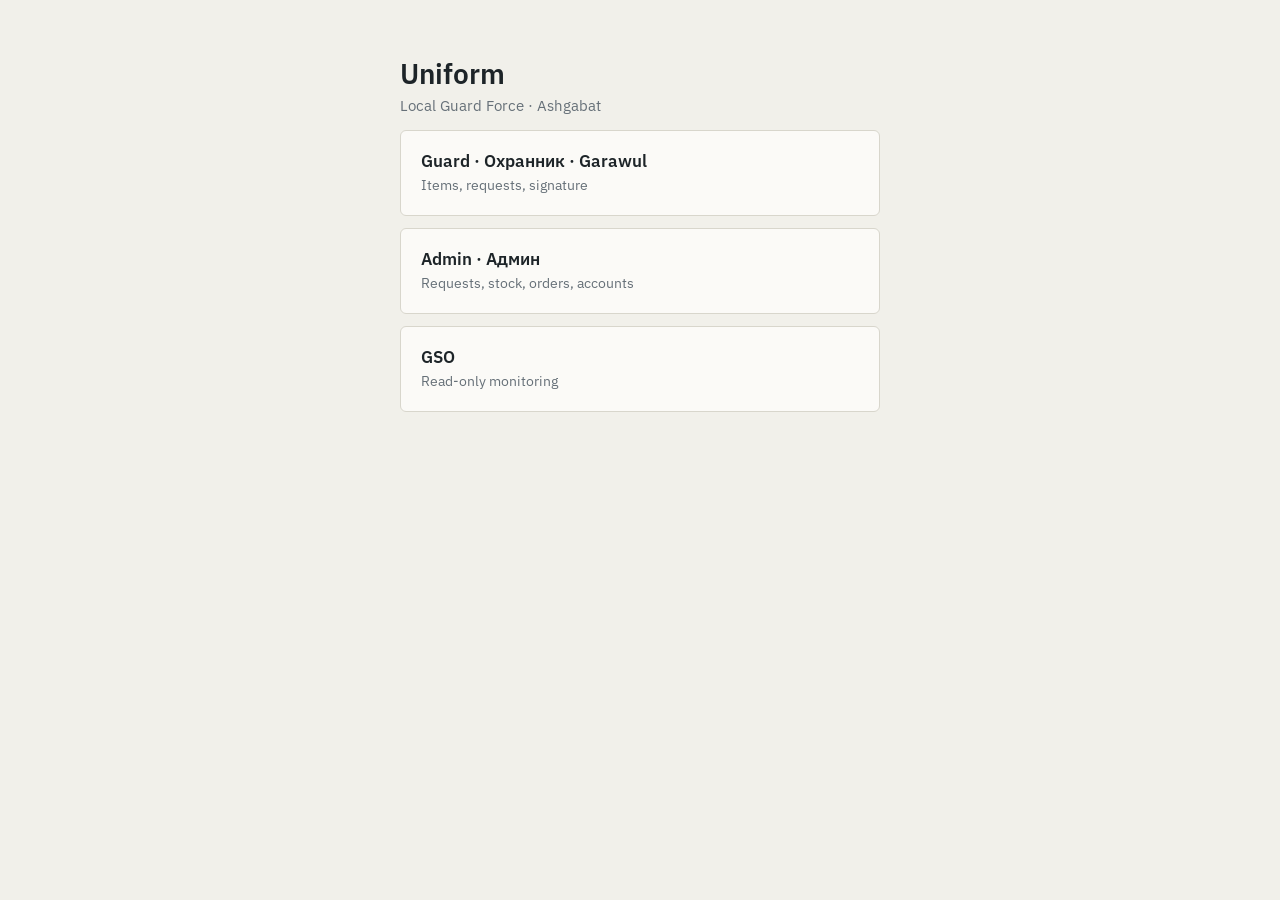
<file: index.html>
<!doctype html>
<html lang="en">
<head>
  <meta charset="utf-8">
  <meta name="viewport" content="width=device-width, initial-scale=1">
  <meta name="robots" content="noindex">
  <title>Uniform</title>
  <link rel="stylesheet" href="shared/fonts.css">
  <link rel="stylesheet" href="shared/style.css">
  <style>
    .home { max-width: 520px; margin: 0 auto; padding: 56px 20px; }
    .home h1 { font-size: 28px; margin-bottom: 4px; }
    .home a.card { display: block; padding: 18px 20px; margin-top: 12px; background: var(--card); border: 1px solid var(--rule); border-radius: var(--radius); color: inherit; text-decoration: none; }
    .home a.card:hover, .home a.card:focus-visible { border-color: var(--primary); }
    .home a.card b { display: block; font-size: 17px; }
    .home a.card span { color: var(--muted); font-size: 14px; }
  </style>
</head>
<body>
  <main class="home">
    <h1>Uniform</h1>
    <p class="muted">Local Guard Force · Ashgabat</p>
    <a class="card" href="guard/"><b>Guard · Охранник · Garawul</b><span>Items, requests, signature</span></a>
    <a class="card" href="admin/"><b>Admin · Админ</b><span>Requests, stock, orders, accounts</span></a>
    <a class="card" href="gso/"><b>GSO</b><span>Read-only monitoring</span></a>
  </main>
</body>
</html>
</file>
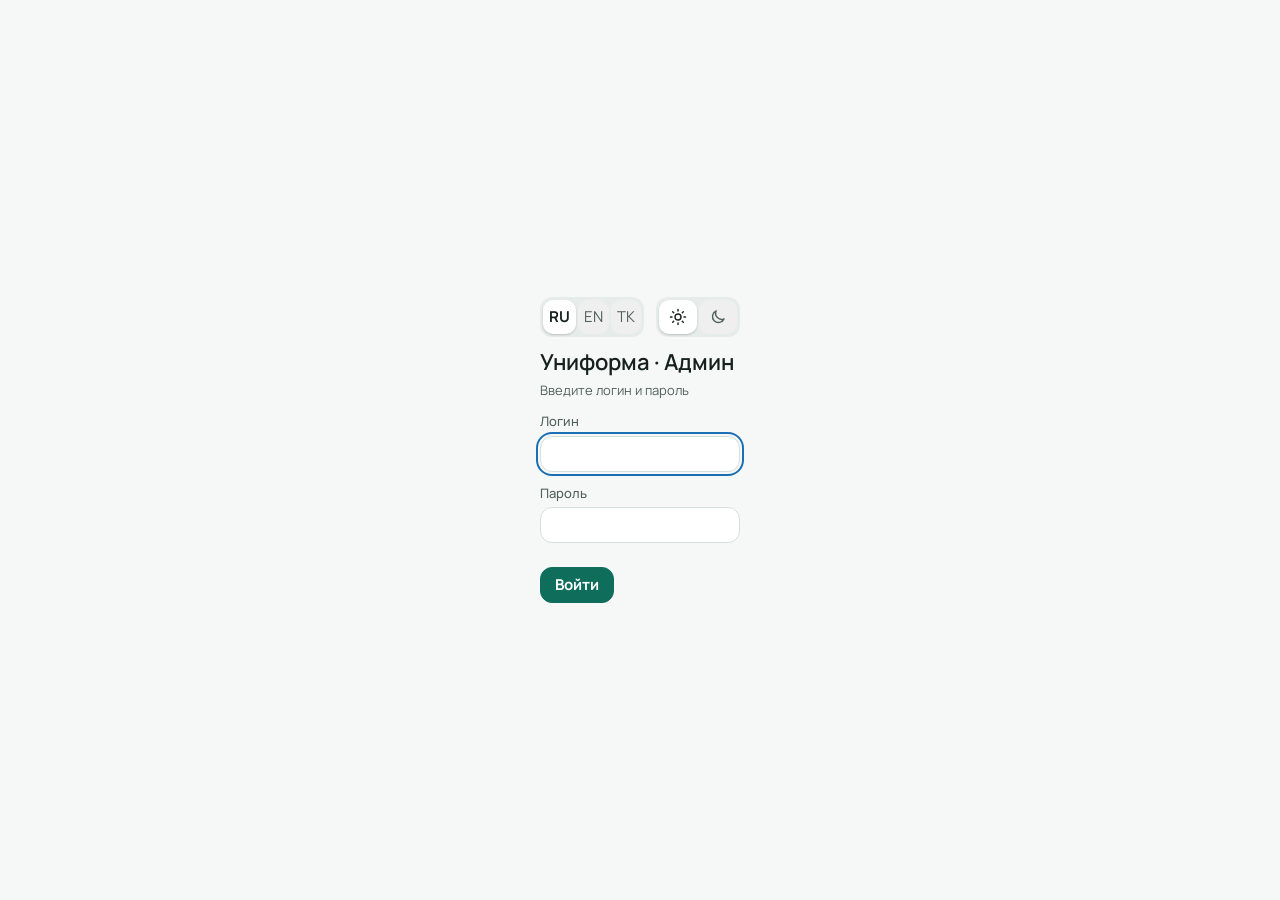
<file: admin/index.html>
<!doctype html>
<html lang="ru">
<head>
  <meta charset="utf-8">
  <meta name="viewport" content="width=device-width, initial-scale=1">
  <meta name="robots" content="noindex">
  <title>Uniform · Admin</title>
  <script>try{var v=localStorage.getItem("uniform.theme");if(v==="light"||v==="dark")document.documentElement.setAttribute("data-theme",v)}catch(e){}</script>
  <link rel="stylesheet" href="../shared/fonts.css">
  <link rel="stylesheet" href="../shared/fonts-manrope.css">
  <link rel="stylesheet" href="../shared/style.css">
  <link rel="stylesheet" href="../shared/skin.css">
</head>
<body>
  <div id="app"></div>
  <noscript>JavaScript is required.</noscript>
  <script src="../shared/vendor/supabase.js"></script>
  <script type="module" src="./app.js"></script>
</body>
</html>
</file>
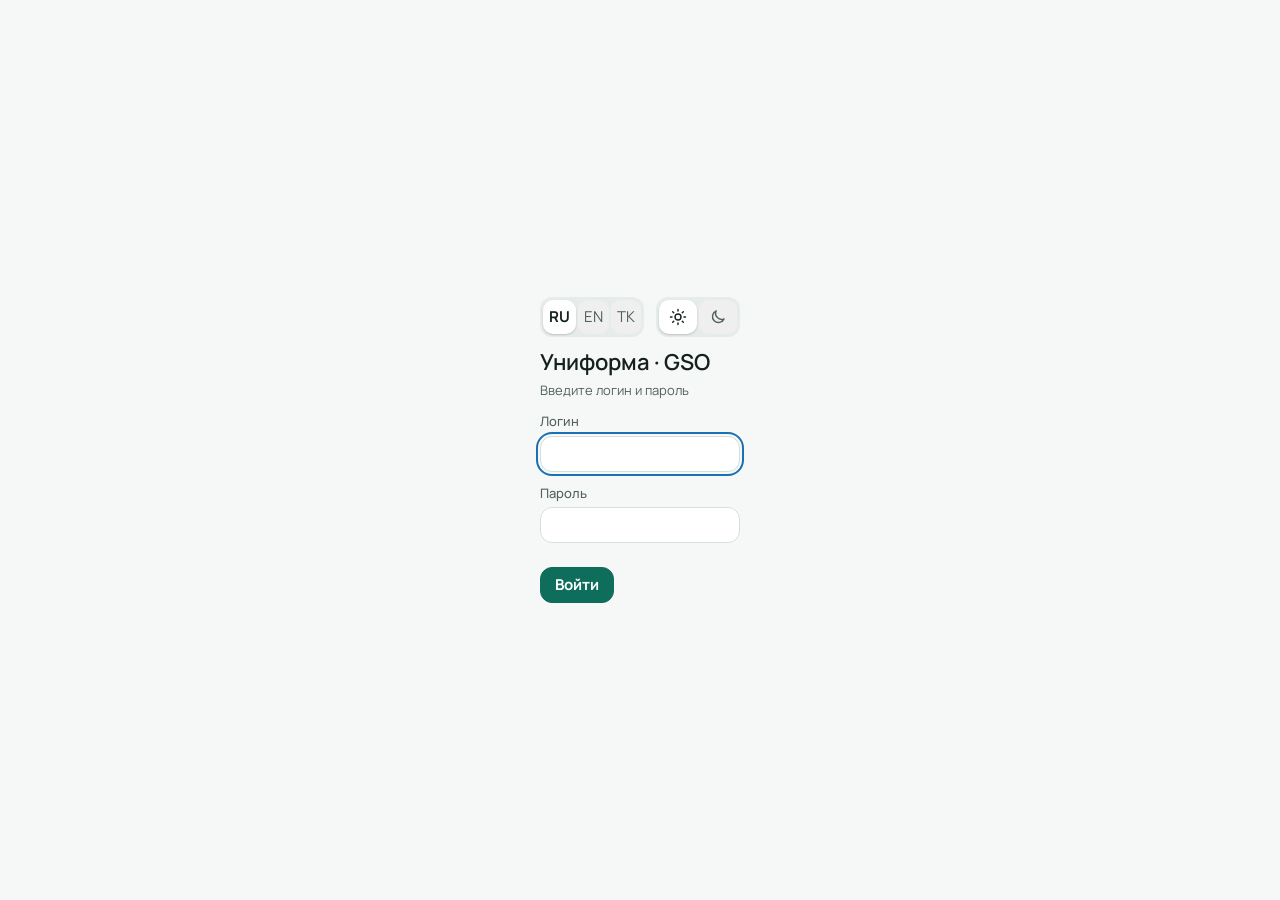
<file: gso/index.html>
<!doctype html>
<html lang="ru">
<head>
  <meta charset="utf-8">
  <meta name="viewport" content="width=device-width, initial-scale=1, viewport-fit=cover">
  <meta name="robots" content="noindex">
  <title>Uniform · GSO</title>
  <script>try{var v=localStorage.getItem("uniform.theme");if(v==="light"||v==="dark")document.documentElement.setAttribute("data-theme",v)}catch(e){}</script>
  <link rel="stylesheet" href="../shared/fonts.css">
  <link rel="stylesheet" href="../shared/fonts-manrope.css">
  <link rel="stylesheet" href="../shared/style.css">
  <link rel="stylesheet" href="../shared/skin.css">
</head>
<body>
  <div id="app"></div>
  <noscript>JavaScript is required.</noscript>
  <script src="../shared/vendor/supabase.js"></script>
  <script type="module" src="./app.js"></script>
</body>
</html>
</file>
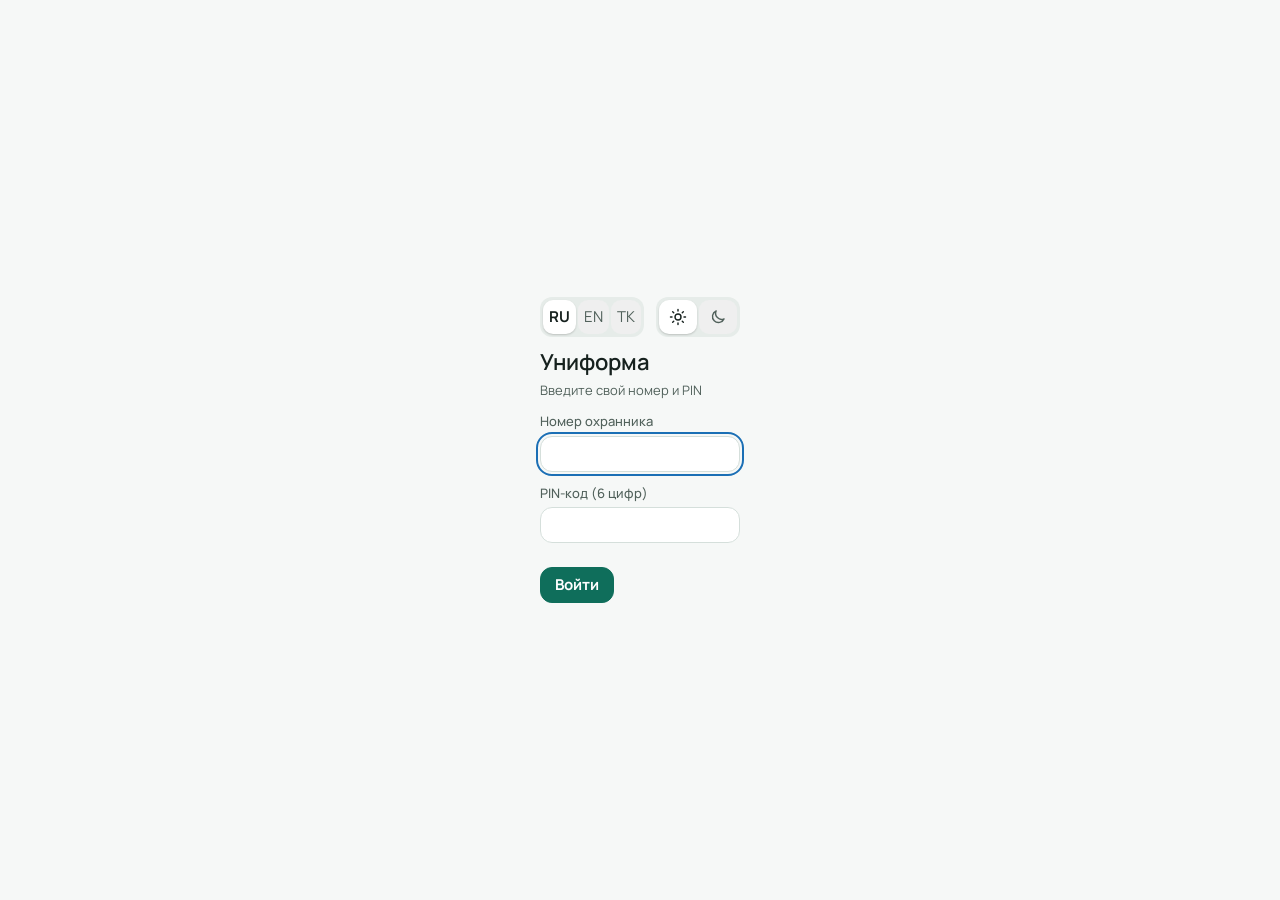
<file: guard/index.html>
<!doctype html>
<html lang="ru">
<head>
  <meta charset="utf-8">
  <meta name="viewport" content="width=device-width, initial-scale=1, viewport-fit=cover">
  <meta name="robots" content="noindex">
  <meta name="theme-color" content="#f6f8f7">
  <title>Uniform</title>
  <link rel="manifest" href="manifest.webmanifest">
  <link rel="icon" href="icon.svg" type="image/svg+xml">
  <link rel="apple-touch-icon" href="icon.svg">
  <script>try{var v=localStorage.getItem("uniform.theme");if(v==="light"||v==="dark")document.documentElement.setAttribute("data-theme",v)}catch(e){}</script>
  <link rel="stylesheet" href="../shared/fonts.css">
  <link rel="stylesheet" href="../shared/fonts-manrope.css">
  <link rel="stylesheet" href="../shared/style.css">
  <link rel="stylesheet" href="../shared/skin.css">
  <link rel="stylesheet" href="guard.css">
</head>
<body>
  <div id="app"></div>
  <noscript>JavaScript is required.</noscript>
  <script src="../shared/vendor/supabase.js"></script>
  <script type="module" src="./app.js"></script>
</body>
</html>
</file>
<file: shared/fonts.css>
/* Local fonts: IBM Plex Sans (text) and IBM Plex Sans Condensed (numerals). Subsets cover Latin, Turkmen letters and Cyrillic. */
@font-face { font-family:'IBM Plex Sans'; font-style:normal; font-weight:400; font-display:swap; src:url(fonts/ibm-plex-sans-latin-400-normal.woff2) format('woff2'); unicode-range:U+0000-00FF,U+0131,U+0152-0153,U+02BB-02BC,U+02C6,U+02DA,U+02DC,U+0304,U+0308,U+0329,U+2000-206F,U+20AC,U+2122,U+2191,U+2193,U+2212,U+2215,U+FEFF,U+FFFD; }
@font-face { font-family:'IBM Plex Sans'; font-style:normal; font-weight:500; font-display:swap; src:url(fonts/ibm-plex-sans-latin-500-normal.woff2) format('woff2'); unicode-range:U+0000-00FF,U+0131,U+0152-0153,U+02BB-02BC,U+02C6,U+02DA,U+02DC,U+0304,U+0308,U+0329,U+2000-206F,U+20AC,U+2122,U+2191,U+2193,U+2212,U+2215,U+FEFF,U+FFFD; }
@font-face { font-family:'IBM Plex Sans'; font-style:normal; font-weight:600; font-display:swap; src:url(fonts/ibm-plex-sans-latin-600-normal.woff2) format('woff2'); unicode-range:U+0000-00FF,U+0131,U+0152-0153,U+02BB-02BC,U+02C6,U+02DA,U+02DC,U+0304,U+0308,U+0329,U+2000-206F,U+20AC,U+2122,U+2191,U+2193,U+2212,U+2215,U+FEFF,U+FFFD; }
@font-face { font-family:'IBM Plex Sans'; font-style:normal; font-weight:400; font-display:swap; src:url(fonts/ibm-plex-sans-latin-ext-400-normal.woff2) format('woff2'); unicode-range:U+0100-02BA,U+02BD-02C5,U+02C7-02CC,U+02CE-02D7,U+02DD-02FF,U+0304,U+0308,U+0329,U+1D00-1DBF,U+1E00-1E9F,U+1EF2-1EFF,U+2020,U+20A0-20AB,U+20AD-20C0,U+2113,U+2C60-2C7F,U+A720-A7FF; }
@font-face { font-family:'IBM Plex Sans'; font-style:normal; font-weight:500; font-display:swap; src:url(fonts/ibm-plex-sans-latin-ext-500-normal.woff2) format('woff2'); unicode-range:U+0100-02BA,U+02BD-02C5,U+02C7-02CC,U+02CE-02D7,U+02DD-02FF,U+0304,U+0308,U+0329,U+1D00-1DBF,U+1E00-1E9F,U+1EF2-1EFF,U+2020,U+20A0-20AB,U+20AD-20C0,U+2113,U+2C60-2C7F,U+A720-A7FF; }
@font-face { font-family:'IBM Plex Sans'; font-style:normal; font-weight:600; font-display:swap; src:url(fonts/ibm-plex-sans-latin-ext-600-normal.woff2) format('woff2'); unicode-range:U+0100-02BA,U+02BD-02C5,U+02C7-02CC,U+02CE-02D7,U+02DD-02FF,U+0304,U+0308,U+0329,U+1D00-1DBF,U+1E00-1E9F,U+1EF2-1EFF,U+2020,U+20A0-20AB,U+20AD-20C0,U+2113,U+2C60-2C7F,U+A720-A7FF; }
@font-face { font-family:'IBM Plex Sans'; font-style:normal; font-weight:400; font-display:swap; src:url(fonts/ibm-plex-sans-cyrillic-400-normal.woff2) format('woff2'); unicode-range:U+0301,U+0400-045F,U+0490-0491,U+04B0-04B1,U+2116; }
@font-face { font-family:'IBM Plex Sans'; font-style:normal; font-weight:500; font-display:swap; src:url(fonts/ibm-plex-sans-cyrillic-500-normal.woff2) format('woff2'); unicode-range:U+0301,U+0400-045F,U+0490-0491,U+04B0-04B1,U+2116; }
@font-face { font-family:'IBM Plex Sans'; font-style:normal; font-weight:600; font-display:swap; src:url(fonts/ibm-plex-sans-cyrillic-600-normal.woff2) format('woff2'); unicode-range:U+0301,U+0400-045F,U+0490-0491,U+04B0-04B1,U+2116; }
@font-face { font-family:'IBM Plex Sans'; font-style:normal; font-weight:400; font-display:swap; src:url(fonts/ibm-plex-sans-cyrillic-ext-400-normal.woff2) format('woff2'); unicode-range:U+0460-052F,U+1C80-1C8A,U+20B4,U+2DE0-2DFF,U+A640-A69F,U+FE2E-FE2F; }
@font-face { font-family:'IBM Plex Sans'; font-style:normal; font-weight:500; font-display:swap; src:url(fonts/ibm-plex-sans-cyrillic-ext-500-normal.woff2) format('woff2'); unicode-range:U+0460-052F,U+1C80-1C8A,U+20B4,U+2DE0-2DFF,U+A640-A69F,U+FE2E-FE2F; }
@font-face { font-family:'IBM Plex Sans'; font-style:normal; font-weight:600; font-display:swap; src:url(fonts/ibm-plex-sans-cyrillic-ext-600-normal.woff2) format('woff2'); unicode-range:U+0460-052F,U+1C80-1C8A,U+20B4,U+2DE0-2DFF,U+A640-A69F,U+FE2E-FE2F; }
@font-face { font-family:'IBM Plex Sans Condensed'; font-style:normal; font-weight:600; font-display:swap; src:url(fonts/ibm-plex-sans-condensed-latin-600-normal.woff2) format('woff2'); unicode-range:U+0000-00FF,U+0131,U+0152-0153,U+02BB-02BC,U+02C6,U+02DA,U+02DC,U+0304,U+0308,U+0329,U+2000-206F,U+20AC,U+2122,U+2191,U+2193,U+2212,U+2215,U+FEFF,U+FFFD; }
@font-face { font-family:'IBM Plex Sans Condensed'; font-style:normal; font-weight:600; font-display:swap; src:url(fonts/ibm-plex-sans-condensed-latin-ext-600-normal.woff2) format('woff2'); unicode-range:U+0100-02BA,U+02BD-02C5,U+02C7-02CC,U+02CE-02D7,U+02DD-02FF,U+0304,U+0308,U+0329,U+1D00-1DBF,U+1E00-1E9F,U+1EF2-1EFF,U+2020,U+20A0-20AB,U+20AD-20C0,U+2113,U+2C60-2C7F,U+A720-A7FF; }
</file>
<file: shared/style.css>
@import url('fonts.css');

:root {
  --paper: #f1f0ea;
  --card: #fbfaf7;
  --ink: #1d2428;
  --muted: #667078;
  --rule: #d8d6cc;
  --rule-soft: #e6e4db;
  --primary: #2b4a5e;
  --primary-ink: #ffffff;
  --primary-soft: #dfe7ec;
  --focus: #1b6fb5;

  --green: #3e8e5e;
  --yellow: #d9a826;
  --rust: #b4532a;
  --red: #b42318;
  --green-soft: #e1f0e6;
  --yellow-soft: #f8edc9;
  --rust-soft: #f4e0d5;
  --red-soft: #f6dcd9;

  --radius: 6px;
  --font: 'IBM Plex Sans', system-ui, -apple-system, 'Segoe UI', Roboto, 'Helvetica Neue', Arial, sans-serif;
  --font-num: 'IBM Plex Sans Condensed', 'IBM Plex Sans', system-ui, sans-serif;
  color-scheme: light dark;
}
@media (prefers-color-scheme: dark) {
  :root {
    --paper: #14191c;
    --card: #1b2125;
    --ink: #e8e6df;
    --muted: #97a1a8;
    --rule: #323b40;
    --rule-soft: #272f33;
    --primary: #7fa6bf;
    --primary-ink: #10171b;
    --primary-soft: #23333d;
    --focus: #6cb2ee;
    --green: #5bb27a;
    --yellow: #e2b640;
    --rust: #d2764a;
    --red: #e06a5f;
    --green-soft: #1d3326;
    --yellow-soft: #392f12;
    --rust-soft: #3a261b;
    --red-soft: #3c1f1c;
  }
}

* { box-sizing: border-box; }
html { -webkit-text-size-adjust: 100%; }
body {
  margin: 0; background: var(--paper); color: var(--ink);
  font: 400 15px/1.5 var(--font);
}
h1, h2, h3 { font-weight: 600; line-height: 1.25; margin: 0; }
h1 { font-size: 22px; }
h2 { font-size: 17px; }
h3 { font-size: 15px; }
p { margin: 0; }
a { color: var(--primary); }
button, input, select, textarea { font: inherit; color: inherit; }
:focus-visible { outline: 2px solid var(--focus); outline-offset: 2px; }
.num { font-family: var(--font-num); font-weight: 600; font-variant-numeric: tabular-nums; letter-spacing: 0.01em; }
.muted { color: var(--muted); }
.small { font-size: 13px; }
.right { text-align: right; }
.nowrap { white-space: nowrap; }
.hidden { display: none !important; }
.stack > * + * { margin-top: 12px; }
.row { display: flex; gap: 12px; align-items: center; flex-wrap: wrap; }
.spread { display: flex; gap: 12px; align-items: center; justify-content: space-between; flex-wrap: wrap; }
.grow { flex: 1 1 0; min-width: 0; }

/* ---------- shell ---------- */
.topbar {
  position: sticky; top: 0; z-index: 20;
  display: flex; align-items: center; gap: 16px;
  padding: 10px 20px; background: var(--primary); color: var(--primary-ink);
}
.topbar .brand { font-weight: 600; font-size: 16px; margin-right: auto; }
.topbar .who { font-size: 13px; opacity: .9; }
.topbar button {
  background: transparent; color: inherit; border: 1px solid color-mix(in srgb, currentColor 40%, transparent);
  border-radius: var(--radius); padding: 4px 10px; cursor: pointer; font-size: 13px;
}
.topbar button:hover { background: color-mix(in srgb, currentColor 14%, transparent); }
.langs { display: flex; gap: 4px; }
.langs button[aria-pressed="true"] { background: var(--primary-ink); color: var(--primary); border-color: var(--primary-ink); }

/* ---- layout grid: 8px rhythm. Desktop = fixed sidebar + centred content column; phone = bottom bar ---- */
:root { --u: 8px; --topbar-h: 49px; --nav-w: 232px; }
.shell { display: grid; grid-template-columns: var(--nav-w) minmax(0, 1fr); min-height: calc(100vh - var(--topbar-h)); align-items: start; }
.nav {
  position: sticky; top: var(--topbar-h); height: calc(100vh - var(--topbar-h)); overflow-y: auto;
  padding: 16px 12px; border-right: 1px solid var(--rule); background: var(--card);
  display: flex; flex-direction: column; gap: 2px;
}
.nav a {
  display: flex; align-items: center; gap: 12px; min-height: 40px;
  padding: 0 12px; border-radius: var(--radius); color: var(--ink); text-decoration: none;
}
.nav a > .lbl { flex: 1 1 auto; min-width: 0; }
.nav a:hover { background: var(--primary-soft); }
.nav a[aria-current="page"] { background: var(--primary); color: var(--primary-ink); font-weight: 500; }
.nav .ico { width: 20px; height: 20px; flex: none; display: inline-flex; }
.nav .ico svg { width: 20px; height: 20px; fill: none; stroke: currentColor; stroke-width: 1.7; stroke-linecap: round; stroke-linejoin: round; }
.nav .sep { height: 1px; background: var(--rule); margin: 10px 12px; }
.nav .more-btn, .nav .sheet { display: none; }
.badge {
  min-width: 22px; padding: 0 6px; border-radius: 11px; text-align: center; font-size: 12px; line-height: 20px;
  background: var(--rust); color: #fff; font-family: var(--font-num); font-weight: 600;
}
.main { padding: 32px 40px 72px; max-width: 1240px; width: 100%; margin: 0 auto; }
.page-head { display: flex; justify-content: space-between; align-items: flex-end; gap: 16px; flex-wrap: wrap; margin-bottom: 24px; }
.page-head h1 { font-size: 24px; }
.page-head .sub { color: var(--muted); font-size: 14px; margin-top: 4px; }
.stack-lg > * + * { margin-top: 24px; }
/* every block of a page is a panel on the same grid: 24px inside, 24px between */
.section { margin-top: 24px; padding: 20px 24px 24px; background: var(--card); border: 1px solid var(--rule); border-radius: 10px; }
.section > .head { display: flex; justify-content: space-between; align-items: center; gap: 12px; margin-bottom: 16px; flex-wrap: wrap; }
.section > .head h2 { font-size: 16px; }
.section .section { margin-top: 16px; padding: 0; border: 0; background: none; border-radius: 0; }
.banner + .banner, .banner + .section, .section + .banner { margin-top: 12px; }

@media (max-width: 719px) {
  :root { --topbar-h: 53px; }
  body { font-size: 16px; }
  .topbar { padding: 8px 16px; gap: 8px; }
  .topbar .brand { min-width: 0; overflow: hidden; text-overflow: ellipsis; white-space: nowrap; font-size: 15px; }
  .langs { gap: 3px; flex: none; }
  .topbar button { padding: 4px 9px; }
  .topbar .who { display: none; }
  .topbar button { min-height: 36px; padding: 4px 12px; }
  .shell { display: block; }
  .main { padding: 16px 16px calc(96px + env(safe-area-inset-bottom)); }
  .page-head { margin-bottom: 16px; }
  .page-head h1 { font-size: 22px; }
  .section { margin-top: 16px; padding: 16px; border-radius: 12px; }
  /* bottom bar: equal columns, 4 main places + "more" */
  .nav {
    position: fixed; left: 0; right: 0; bottom: 0; top: auto; height: auto; z-index: 30;
    display: grid; grid-auto-flow: column; grid-auto-columns: minmax(0, 1fr); gap: 0;
    padding: 0 0 env(safe-area-inset-bottom); border-right: 0; border-top: 1px solid var(--rule); overflow: visible;
  }
  .nav a, .nav .more-btn {
    display: flex; flex-direction: column; align-items: center; justify-content: center; gap: 3px;
    min-height: 60px; padding: 8px 0 7px; border-radius: 0; font-size: 10.5px; letter-spacing: -0.01em; line-height: 1.15; text-align: center;
    color: var(--muted); position: relative; background: none; border: 0; cursor: pointer;
  }
  .nav a > .lbl, .nav .more-btn > .lbl { flex: none; max-width: 100%; overflow: hidden; text-overflow: ellipsis; white-space: nowrap; }
  .nav a:hover { background: none; }
  .nav a[aria-current="page"], .nav .more-btn[aria-current="page"] { background: none; color: var(--primary); font-weight: 600; box-shadow: inset 0 3px 0 var(--primary); }
  .nav a.sec, .nav .sep { display: none; }
  .nav .more-btn { display: flex; }
  .nav .badge { position: absolute; top: 4px; left: 50%; margin-left: 8px; line-height: 18px; min-width: 18px; font-size: 11px; }
  .nav .sheet {
    position: absolute; left: 12px; right: 12px; bottom: calc(100% + 8px); padding: 8px;
    display: none; grid-template-columns: 1fr 1fr; gap: 4px; background: var(--card);
    border: 1px solid var(--ink); border-radius: 12px; box-shadow: 0 8px 28px rgb(0 0 0 / .25);
  }
  .nav[data-open] .sheet { display: grid; }
  .nav .sheet a { flex-direction: row; justify-content: flex-start; gap: 10px; min-height: 52px; padding: 0 12px; font-size: 14.5px; color: var(--ink); border-radius: 8px; }
  .nav .sheet a.sec { display: flex; }
  .nav .sheet a[aria-current="page"] { background: var(--primary-soft); box-shadow: none; color: var(--primary); }
  .nav .sheet a > .lbl { overflow: visible; white-space: normal; text-align: left; }
}

/* ---------- controls ---------- */
.btn {
  display: inline-flex; align-items: center; justify-content: center; gap: 6px;
  padding: 7px 14px; border-radius: var(--radius); border: 1px solid var(--rule); background: var(--card);
  cursor: pointer; font-weight: 500; line-height: 1.3; min-height: 36px;
}
.btn:hover { border-color: var(--muted); }
.btn.primary { background: var(--primary); color: var(--primary-ink); border-color: var(--primary); }
.btn.primary:hover { filter: brightness(1.08); }
.btn.danger { color: var(--red); border-color: color-mix(in srgb, var(--red) 55%, var(--rule)); }
.btn.danger.solid { background: var(--red); color: #fff; border-color: var(--red); }
.btn.ghost { background: transparent; border-color: transparent; color: var(--primary); }
.btn.ghost:hover { background: var(--primary-soft); }
.btn.sm { padding: 3px 10px; min-height: 28px; font-size: 13px; }
.btn[disabled] { opacity: .5; cursor: not-allowed; filter: none; }

label.field { display: flex; flex-direction: column; gap: 4px; font-size: 13px; color: var(--muted); }
label.field > span:first-child { font-weight: 500; }
input[type=text], input[type=password], input[type=number], input[type=date], input[type=datetime-local], input[type=search], input[type=email], select, textarea {
  width: 100%; padding: 7px 10px; border: 1px solid var(--rule); border-radius: var(--radius);
  background: var(--card); color: var(--ink); min-height: 36px;
}
textarea { min-height: 80px; resize: vertical; }
input[type=checkbox] { width: 18px; height: 18px; accent-color: var(--primary); }
select { appearance: auto; }
.inline-check { display: flex; align-items: center; gap: 8px; color: var(--ink); font-size: 14px; }
.grid2 { display: grid; grid-template-columns: 1fr 1fr; gap: 12px; }
.grid3 { display: grid; grid-template-columns: repeat(3, 1fr); gap: 12px; }
@media (max-width: 640px) { .grid2, .grid3 { grid-template-columns: 1fr; } }
.error-text { color: var(--red); font-size: 13px; }

.tabs { display: flex; gap: 2px; border-bottom: 1px solid var(--rule); margin-bottom: 16px; overflow-x: auto; }
.tabs button {
  background: none; border: 0; padding: 8px 14px; cursor: pointer; color: var(--muted);
  border-bottom: 2px solid transparent; margin-bottom: -1px; white-space: nowrap; font-weight: 500;
}
.tabs button[aria-selected="true"] { color: var(--ink); border-bottom-color: var(--primary); }

/* ---------- ledger tables ---------- */
.scroll { overflow-x: auto; }
table.ledger { width: 100%; border-collapse: collapse; }
.ledger th {
  text-align: left; font-weight: 500; font-size: 13px; color: var(--muted);
  padding: 8px 16px 8px 0; border-bottom: 1px solid var(--ink); white-space: nowrap;
}
.ledger td { padding: 12px 16px 12px 0; border-bottom: 1px solid var(--rule-soft); vertical-align: top; }
.ledger th:last-child, .ledger td:last-child { padding-right: 0; }
.ledger td > .v { display: contents; }
.ph-only { display: none; }
.ledger tr.click { cursor: pointer; }
.ledger tr.click:hover td { background: color-mix(in srgb, var(--primary-soft) 55%, transparent); }
.ledger td.r, .ledger th.r { text-align: right; padding-right: 0; }
.ledger tr.sub td { color: var(--muted); font-size: 13px; padding-top: 4px; padding-bottom: 4px; }
.ledger tr.total td { border-top: 1px solid var(--ink); border-bottom: 0; font-weight: 600; }

/* ---------- chips, banners ---------- */
.chip {
  display: inline-block; padding: 1px 8px; border-radius: 10px; font-size: 12px; font-weight: 500; line-height: 20px;
  background: var(--rule-soft); color: var(--ink); white-space: nowrap;
}
.chip.ok { background: var(--green-soft); color: var(--green); }
.chip.warn { background: var(--yellow-soft); color: color-mix(in srgb, var(--yellow) 70%, var(--ink)); }
.chip.rust { background: var(--rust-soft); color: var(--rust); }
.chip.bad { background: var(--red-soft); color: var(--red); }
.chip.info { background: var(--primary-soft); color: var(--primary); }

.banner { padding: 10px 14px; border-radius: var(--radius); border-left: 4px solid var(--primary); background: var(--primary-soft); }
.banner.warn { border-left-color: var(--yellow); background: var(--yellow-soft); }
.banner.rust { border-left-color: var(--rust); background: var(--rust-soft); }
.banner.bad { border-left-color: var(--red); background: var(--red-soft); }
.empty { padding: 28px 8px; color: var(--muted); text-align: center; }

/* ---------- guard tag (hang tag with the budget bar) ---------- */
.tag {
  position: relative; display: inline-flex; flex-direction: column; gap: 2px; text-align: left;
  min-width: 132px; padding: 14px 14px 10px 36px; border: 1px solid var(--ink); border-radius: 8px;
  background: var(--card); color: var(--ink); cursor: default;
}
.tag::before {
  content: ''; position: absolute; left: 12px; top: 50%; transform: translateY(-50%);
  width: 12px; height: 12px; border-radius: 50%; border: 1.5px solid var(--ink); background: var(--paper);
}
.tag .tag-no { font-family: var(--font-num); font-weight: 600; font-size: 30px; line-height: 1; }
.tag .tag-name { font-size: 12px; color: var(--muted); white-space: nowrap; overflow: hidden; text-overflow: ellipsis; max-width: 150px; }
.tag .tag-bar { margin-top: 6px; }
.tag.off { opacity: .55; border-style: dashed; }
a.tag { text-decoration: none; cursor: pointer; }
a.tag:hover { background: var(--primary-soft); }
.tag.sm { min-width: 0; padding: 4px 10px 4px 26px; border-radius: 6px; flex-direction: row; align-items: baseline; gap: 6px; }
.tag.sm::before { left: 9px; width: 8px; height: 8px; }
.tag.sm .tag-no { font-size: 18px; }
.tag.lg { padding: 18px 22px 14px 48px; min-width: 240px; }
.tag.lg::before { left: 18px; width: 14px; height: 14px; }
.tag.lg .tag-no { font-size: 52px; }
.tag.lg .tag-name { font-size: 15px; max-width: 280px; }
.tag-grid { display: grid; grid-template-columns: repeat(auto-fill, minmax(160px, 1fr)); gap: 12px; }
.tag-grid .tag { width: 100%; }

/* ---------- budget bar ---------- */
.bar { position: relative; height: 10px; border-radius: 5px; background: var(--rule-soft); overflow: hidden; min-width: 80px; }
.bar > i { position: absolute; left: 0; top: 0; bottom: 0; display: block; }
.bar > i.after { background-image: repeating-linear-gradient(45deg, transparent 0 4px, rgb(255 255 255 / .45) 4px 7px); }
.bar > b { position: absolute; top: 0; bottom: 0; width: 1px; background: var(--paper); opacity: .9; }
.bar.big { height: 18px; border-radius: 9px; }
.c-green { background: var(--green); } .c-yellow { background: var(--yellow); }
.c-rust { background: var(--rust); } .c-red { background: var(--red); }
.t-green { color: var(--green); } .t-yellow { color: color-mix(in srgb, var(--yellow) 75%, var(--ink)); }
.t-rust { color: var(--rust); } .t-red { color: var(--red); }
.meter-line { display: flex; justify-content: space-between; gap: 12px; align-items: baseline; margin-bottom: 6px; flex-wrap: wrap; }
.meter-line .big { font-family: var(--font-num); font-weight: 600; font-size: 26px; line-height: 1.1; }

/* ---------- facts strip ---------- */
.facts { display: grid; grid-template-columns: repeat(auto-fit, minmax(150px, 1fr)); gap: 0; margin-top: 14px; border-top: 1px solid var(--rule); }
.facts > div { padding: 10px 12px 10px 0; }
.facts dt { font-size: 12px; color: var(--muted); }
.facts dd { margin: 0; font-family: var(--font-num); font-weight: 600; font-size: 20px; }

/* ---------- modal & toast ---------- */
dialog.modal {
  border: 1px solid var(--ink); border-radius: 10px; padding: 0; background: var(--card); color: var(--ink);
  width: min(560px, calc(100vw - 24px)); max-height: calc(100vh - 32px); overflow: hidden;
}
dialog.modal.wide { width: min(920px, calc(100vw - 24px)); }
dialog.modal::backdrop { background: rgb(15 20 23 / .55); }
dialog.modal[open] { display: flex; flex-direction: column; }
.modal-head { padding: 16px 20px 12px; border-bottom: 1px solid var(--rule); display: flex; justify-content: space-between; gap: 12px; align-items: center; }
.modal-body { padding: 16px 20px; overflow-y: auto; }
.modal-foot { padding: 12px 20px; border-top: 1px solid var(--rule); display: flex; gap: 8px; justify-content: flex-end; flex-wrap: wrap; }
#toasts { position: fixed; inset: 14px auto auto 50%; transform: translateX(-50%); width: max-content; margin: 0; padding: 0; border: 0; background: none; overflow: visible; z-index: 1000; display: flex; flex-direction: column; align-items: center; gap: 8px; max-width: min(460px, calc(100vw - 24px)); pointer-events: none; }
#toasts:not(:popover-open) { display: none; }
.toast { padding: 10px 14px; border-radius: var(--radius); background: var(--ink); color: var(--paper); box-shadow: 0 6px 22px rgb(0 0 0 / .3); font-weight: 600; text-align: center; }
.toast.bad { background: var(--red); color: #fff; }
.toast.ok { background: var(--green); color: #fff; }
.toast.out { opacity: 0; }
@media (prefers-reduced-motion: no-preference) {
  .toast { animation: toast-in .2s ease-out; transition: opacity .6s ease, transform .6s ease; }
  .toast.out { opacity: 0; transform: translateY(-8px); }
  @keyframes toast-in { from { opacity: 0; transform: translateY(-10px); } }
}

/* ---------- login ---------- */
.login-wrap { min-height: 100vh; display: grid; place-items: center; padding: 24px; }
.login { width: min(380px, 100%); }
.login .tag { margin-bottom: 20px; }
.login h1 { margin-bottom: 4px; }
.spinner { width: 22px; height: 22px; border-radius: 50%; border: 3px solid var(--rule); border-top-color: var(--primary); display: inline-block; }
@media (prefers-reduced-motion: no-preference) { .spinner { animation: spin .8s linear infinite; } @keyframes spin { to { transform: rotate(360deg); } } }
.loading { padding: 40px; text-align: center; color: var(--muted); }

@media print {
  .topbar, .nav, .btn, .no-print { display: none !important; }
  .shell { display: block; }
  body { background: #fff; color: #000; }
}

/* a right-aligned number column followed by another column needs breathing room */
.ledger td.r + td, .ledger th.r + th { padding-left: 16px; }
.ledger th.r + th:last-child, .ledger td.r + td:last-child { padding-left: 16px; }
.meter-line + .bar.big { margin-bottom: 14px; }

/* ---------- phone: tables turn into cards, dialogs into bottom sheets, bigger touch targets ---------- */
@media (max-width: 719px) {
  .scroll { overflow: visible; }
  .scroll:has(> .ledger.keep) { overflow-x: auto; }
  .ledger.keep th, .ledger.keep td { padding-right: 10px; font-size: 13px; }
  .ledger.keep th { white-space: normal; font-size: 12px; vertical-align: bottom; }
  .ledger.keep th:last-child, .ledger.keep td:last-child { padding-right: 0; }
  .ledger.yr th:nth-child(3), .ledger.yr td:nth-child(3), .ledger.yr th:nth-child(4), .ledger.yr td:nth-child(4), .ledger.yr th:nth-child(6), .ledger.yr td:nth-child(6),
  .ledger.gy th:nth-child(6), .ledger.gy td:nth-child(6) { display: none; }
  .ledger:not(.keep), .ledger:not(.keep) tbody, .ledger:not(.keep) tr, .ledger:not(.keep) td { display: block; width: 100%; }
  .ledger:not(.keep) thead { display: none; }
  .ledger:not(.keep) tr { margin-bottom: 10px; padding: 2px 14px; border: 1px solid var(--rule); border-radius: 10px; background: var(--paper); }
  .ledger:not(.keep) tr:last-child { margin-bottom: 0; }
  .ledger:not(.keep) td, .ledger:not(.keep) td.r, .ledger:not(.keep) td:last-child, .ledger:not(.keep) td.r + td, .ledger:not(.keep) td.r + td:last-child {
    display: flex; justify-content: space-between; align-items: baseline; gap: 16px; text-align: right;
    padding: 10px 0; border-bottom: 1px solid var(--rule-soft);
  }
  .ledger:not(.keep) td:last-child { border-bottom: 0; }
  .ledger:not(.keep) td > .v { display: block; min-width: 0; overflow-wrap: anywhere; }
  .ledger:not(.keep) td[data-label]::before { content: attr(data-label); flex: 0 0 36%; text-align: left; color: var(--muted); font-size: 13px; font-weight: 400; font-family: var(--font); }
  .ledger:not(.keep) td:not([data-label]) { justify-content: flex-start; text-align: left; }
  .ledger:not(.keep) td:empty { display: none; }
  .ledger:not(.keep) td[colspan] { display: block; text-align: left; }
  .ledger:not(.keep) tr.total, .ledger:not(.keep) tr.sub { background: none; }
  .ledger:not(.keep) tr.sub td { font-size: inherit; }
  .ledger:not(.keep) tr.grp { display: none; }
  .ph-only { display: inline; font-weight: 600; }
  .ledger:not(.keep) tr.click:active { background: var(--primary-soft); }
  .ledger:not(.keep) tr.click { cursor: pointer; }

  dialog.modal, dialog.modal.wide {
    width: 100vw; max-width: 100vw; margin: auto 0 0; max-height: 92vh; border-radius: 16px 16px 0 0; border-width: 1px 0 0;
  }
  .modal-head { padding: 16px; }
  .modal-body { padding: 16px; }
  .modal-foot { padding: 12px 16px calc(12px + env(safe-area-inset-bottom)); display: grid; grid-auto-flow: column; grid-auto-columns: 1fr; }
  .btn { min-height: 44px; }
  .btn.sm { min-height: 36px; }
  input[type=text], input[type=password], input[type=number], input[type=date], input[type=datetime-local], input[type=search], input[type=email], select, textarea { font-size: 16px; min-height: 44px; }
  .tabs { margin-left: -16px; margin-right: -16px; padding: 0 16px; }
  .tabs button { padding: 10px 14px; }
  .facts { grid-template-columns: 1fr 1fr; }
  input[type=search] { flex: 1 1 100%; }
  .tag-grid { grid-template-columns: repeat(2, 1fr); gap: 10px; }
  .tag { min-width: 0; }
  .tag.lg { min-width: 0; width: 100%; }
  .tag.lg .tag-no { font-size: 44px; }
  #toasts { inset: calc(10px + env(safe-area-inset-top)) auto auto 50%; max-width: calc(100vw - 24px); }
  .page-head > .row, .spread > .row { width: 100%; }
  .page-head > .row > .btn, .spread > .row > .btn { flex: 1 1 140px; }
}

/* ---------- item page: segmented switch and price chart ---------- */
.seg { display: inline-flex; border: 1px solid var(--rule); border-radius: var(--radius); overflow: hidden; background: var(--card); }
.seg button { border: 0; background: none; padding: 6px 12px; min-height: 36px; cursor: pointer; color: var(--muted); font-size: 13px; }
.seg button + button { border-left: 1px solid var(--rule); }
.seg button[aria-pressed="true"] { background: var(--primary); color: var(--primary-ink); }
.chart-box { margin-top: 24px; max-width: 760px; }
.chart { width: 100%; height: auto; display: block; }
.chart .grid { stroke: var(--rule-soft); stroke-width: 1; }
.chart .axis { fill: var(--muted); font-size: 11px; font-family: var(--font-num); }
.chart .line { fill: none; stroke: var(--primary); stroke-width: 2; stroke-linejoin: round; }
.chart .dot { fill: var(--card); stroke: var(--primary); stroke-width: 2; }
@media (max-width: 719px) { .seg { width: 100%; } .seg button { flex: 1; } }
</file>
<file: shared/fonts-manrope.css>
/* Manrope (guard app): Latin, Latin Extended (Turkmen letters), Cyrillic */
@font-face { font-family:'Manrope'; font-style:normal; font-weight:400; font-display:swap; src:url(fonts/manrope-latin-400-normal.woff2) format('woff2'); unicode-range:U+0000-00FF,U+0131,U+0152-0153,U+02BB-02BC,U+02C6,U+02DA,U+02DC,U+0304,U+0308,U+0329,U+2000-206F,U+20AC,U+2122,U+2191,U+2193,U+2212,U+2215,U+FEFF,U+FFFD; }
@font-face { font-family:'Manrope'; font-style:normal; font-weight:500; font-display:swap; src:url(fonts/manrope-latin-500-normal.woff2) format('woff2'); unicode-range:U+0000-00FF,U+0131,U+0152-0153,U+02BB-02BC,U+02C6,U+02DA,U+02DC,U+0304,U+0308,U+0329,U+2000-206F,U+20AC,U+2122,U+2191,U+2193,U+2212,U+2215,U+FEFF,U+FFFD; }
@font-face { font-family:'Manrope'; font-style:normal; font-weight:600; font-display:swap; src:url(fonts/manrope-latin-600-normal.woff2) format('woff2'); unicode-range:U+0000-00FF,U+0131,U+0152-0153,U+02BB-02BC,U+02C6,U+02DA,U+02DC,U+0304,U+0308,U+0329,U+2000-206F,U+20AC,U+2122,U+2191,U+2193,U+2212,U+2215,U+FEFF,U+FFFD; }
@font-face { font-family:'Manrope'; font-style:normal; font-weight:700; font-display:swap; src:url(fonts/manrope-latin-700-normal.woff2) format('woff2'); unicode-range:U+0000-00FF,U+0131,U+0152-0153,U+02BB-02BC,U+02C6,U+02DA,U+02DC,U+0304,U+0308,U+0329,U+2000-206F,U+20AC,U+2122,U+2191,U+2193,U+2212,U+2215,U+FEFF,U+FFFD; }
@font-face { font-family:'Manrope'; font-style:normal; font-weight:800; font-display:swap; src:url(fonts/manrope-latin-800-normal.woff2) format('woff2'); unicode-range:U+0000-00FF,U+0131,U+0152-0153,U+02BB-02BC,U+02C6,U+02DA,U+02DC,U+0304,U+0308,U+0329,U+2000-206F,U+20AC,U+2122,U+2191,U+2193,U+2212,U+2215,U+FEFF,U+FFFD; }
@font-face { font-family:'Manrope'; font-style:normal; font-weight:400; font-display:swap; src:url(fonts/manrope-latin-ext-400-normal.woff2) format('woff2'); unicode-range:U+0100-02BA,U+02BD-02C5,U+02C7-02CC,U+02CE-02D7,U+02DD-02FF,U+0304,U+0308,U+0329,U+1D00-1DBF,U+1E00-1E9F,U+1EF2-1EFF,U+2020,U+20A0-20AB,U+20AD-20C0,U+2113,U+2C60-2C7F,U+A720-A7FF; }
@font-face { font-family:'Manrope'; font-style:normal; font-weight:500; font-display:swap; src:url(fonts/manrope-latin-ext-500-normal.woff2) format('woff2'); unicode-range:U+0100-02BA,U+02BD-02C5,U+02C7-02CC,U+02CE-02D7,U+02DD-02FF,U+0304,U+0308,U+0329,U+1D00-1DBF,U+1E00-1E9F,U+1EF2-1EFF,U+2020,U+20A0-20AB,U+20AD-20C0,U+2113,U+2C60-2C7F,U+A720-A7FF; }
@font-face { font-family:'Manrope'; font-style:normal; font-weight:600; font-display:swap; src:url(fonts/manrope-latin-ext-600-normal.woff2) format('woff2'); unicode-range:U+0100-02BA,U+02BD-02C5,U+02C7-02CC,U+02CE-02D7,U+02DD-02FF,U+0304,U+0308,U+0329,U+1D00-1DBF,U+1E00-1E9F,U+1EF2-1EFF,U+2020,U+20A0-20AB,U+20AD-20C0,U+2113,U+2C60-2C7F,U+A720-A7FF; }
@font-face { font-family:'Manrope'; font-style:normal; font-weight:700; font-display:swap; src:url(fonts/manrope-latin-ext-700-normal.woff2) format('woff2'); unicode-range:U+0100-02BA,U+02BD-02C5,U+02C7-02CC,U+02CE-02D7,U+02DD-02FF,U+0304,U+0308,U+0329,U+1D00-1DBF,U+1E00-1E9F,U+1EF2-1EFF,U+2020,U+20A0-20AB,U+20AD-20C0,U+2113,U+2C60-2C7F,U+A720-A7FF; }
@font-face { font-family:'Manrope'; font-style:normal; font-weight:800; font-display:swap; src:url(fonts/manrope-latin-ext-800-normal.woff2) format('woff2'); unicode-range:U+0100-02BA,U+02BD-02C5,U+02C7-02CC,U+02CE-02D7,U+02DD-02FF,U+0304,U+0308,U+0329,U+1D00-1DBF,U+1E00-1E9F,U+1EF2-1EFF,U+2020,U+20A0-20AB,U+20AD-20C0,U+2113,U+2C60-2C7F,U+A720-A7FF; }
@font-face { font-family:'Manrope'; font-style:normal; font-weight:400; font-display:swap; src:url(fonts/manrope-cyrillic-400-normal.woff2) format('woff2'); unicode-range:U+0301,U+0400-045F,U+0490-0491,U+04B0-04B1,U+2116; }
@font-face { font-family:'Manrope'; font-style:normal; font-weight:500; font-display:swap; src:url(fonts/manrope-cyrillic-500-normal.woff2) format('woff2'); unicode-range:U+0301,U+0400-045F,U+0490-0491,U+04B0-04B1,U+2116; }
@font-face { font-family:'Manrope'; font-style:normal; font-weight:600; font-display:swap; src:url(fonts/manrope-cyrillic-600-normal.woff2) format('woff2'); unicode-range:U+0301,U+0400-045F,U+0490-0491,U+04B0-04B1,U+2116; }
@font-face { font-family:'Manrope'; font-style:normal; font-weight:700; font-display:swap; src:url(fonts/manrope-cyrillic-700-normal.woff2) format('woff2'); unicode-range:U+0301,U+0400-045F,U+0490-0491,U+04B0-04B1,U+2116; }
@font-face { font-family:'Manrope'; font-style:normal; font-weight:800; font-display:swap; src:url(fonts/manrope-cyrillic-800-normal.woff2) format('woff2'); unicode-range:U+0301,U+0400-045F,U+0490-0491,U+04B0-04B1,U+2116; }
</file>
<file: shared/skin.css>
/* Shared skin for all three apps (design C): palette, light/dark theme, shapes.
   Theme follows the phone until a person picks one (html[data-theme]). Loaded after style.css. */
:root, :root[data-theme="light"] {
  --font: 'Manrope', 'IBM Plex Sans', system-ui, -apple-system, 'Segoe UI', Roboto, Arial, sans-serif;
  --font-num: 'Manrope', 'IBM Plex Sans Condensed', system-ui, sans-serif;
  --radius: 12px;
  --paper: #f6f8f7; --card: #ffffff; --ink: #16211e; --muted: #51615b;
  --rule: #d5dfdb; --rule-soft: #e3eae7;
  --primary: #0f6e5b; --primary-ink: #ffffff; --primary-soft: #e3f3ec; --primary-soft-ink: #0b5646; --focus: #1b6fb5;
  --green: #1f7a53; --green-soft: #e3f3ec; --yellow: #b7791f; --rust: #b4532a; --red: #b42318;
  --yellow-soft: #f8edc9; --rust-soft: #f4e0d5; --red-soft: #f6dcd9;
  --seg-bg: #e6ece9; --seg-on: #ffffff; --pill: rgba(255, 255, 255, .78); --pill-ink: #3a4a44;
  --winter: rgba(60, 120, 200, .13); --summer: rgba(214, 170, 90, .20); --equip: rgba(110, 120, 125, .15); --sport: rgba(120, 190, 60, .18);
  --d-winter: #3c78c8; --d-summer: #c8962f; --d-equip: #6e787d; --d-sport: #5da125;
  color-scheme: light;
}
@media (prefers-color-scheme: dark) {
  :root:not([data-theme="light"]) {
    --paper: #0e1513; --card: #17201d; --ink: #e6efec; --muted: #9db0a9; --rule: #2c3b36; --rule-soft: #26332f;
    --primary: #3fbf9f; --primary-ink: #06251d; --primary-soft: rgba(63, 191, 159, .16); --primary-soft-ink: #7fe0c4; --focus: #6cb2ee;
    --green: #5bc08a; --green-soft: rgba(63, 191, 159, .16);
    --seg-bg: #1d2a26; --seg-on: #2e413b; --pill: rgba(255, 255, 255, .09); --pill-ink: #c7d6d0;
    --winter: rgba(80, 140, 220, .17); --summer: rgba(220, 180, 100, .15); --equip: rgba(150, 160, 165, .13); --sport: rgba(140, 210, 80, .14);
    --d-winter: #6da4ea; --d-summer: #dfb560; --d-equip: #9aa5aa; --d-sport: #8fd04f;
    --yellow: #e2b640; --rust: #d2764a; --red: #e06a5f; --yellow-soft: rgba(232, 163, 61, .2); --rust-soft: rgba(210, 118, 74, .2); --red-soft: rgba(224, 106, 95, .2);
    color-scheme: dark;
  }
}
:root[data-theme="dark"] {
  --paper: #0e1513; --card: #17201d; --ink: #e6efec; --muted: #9db0a9; --rule: #2c3b36; --rule-soft: #26332f;
  --primary: #3fbf9f; --primary-ink: #06251d; --primary-soft: rgba(63, 191, 159, .16); --primary-soft-ink: #7fe0c4; --focus: #6cb2ee;
  --green: #5bc08a; --green-soft: rgba(63, 191, 159, .16);
  --seg-bg: #1d2a26; --seg-on: #2e413b; --pill: rgba(255, 255, 255, .09); --pill-ink: #c7d6d0;
  --winter: rgba(80, 140, 220, .17); --summer: rgba(220, 180, 100, .15); --equip: rgba(150, 160, 165, .13); --sport: rgba(140, 210, 80, .14);
  --d-winter: #6da4ea; --d-summer: #dfb560; --d-equip: #9aa5aa; --d-sport: #8fd04f;
  --yellow: #e2b640; --rust: #d2764a; --red: #e06a5f; --yellow-soft: rgba(232, 163, 61, .2); --rust-soft: rgba(210, 118, 74, .2); --red-soft: rgba(224, 106, 95, .2);
  color-scheme: dark;
}

body { font-family: var(--font); }
.topbar { background: var(--card); color: var(--ink); border-bottom: 1px solid var(--rule); }
.topbar button { border-color: var(--rule); }
.topbar button:hover { background: var(--rule-soft); }
.langs { background: var(--seg-bg); border-radius: 12px; padding: 3px; gap: 2px; }
.langs button { border: 0; border-radius: 10px; color: var(--muted); min-height: 34px; }
.langs button[aria-pressed="true"] { background: var(--seg-on); color: var(--ink); border: 0; font-weight: 700; box-shadow: 0 1px 2px rgba(0, 0, 0, .18); }
.btn { border-radius: 12px; font-weight: 700; }
.btn.primary { color: var(--primary-ink); }
.chip.ok, .chip.info { background: var(--primary-soft); color: var(--primary-soft-ink); }


/* topbar: theme switch next to the language switch, both small segmented controls */
.topbar { gap: 10px; }
.langs, .themes { display: flex; flex: none; }
.themes button { display: inline-flex; align-items: center; justify-content: center; min-width: 38px; padding: 0 8px; }
.themes svg { width: 18px; height: 18px; fill: none; stroke: currentColor; stroke-width: 1.9; stroke-linecap: round; stroke-linejoin: round; }

/* shapes shared by admin and GSO */
.section { border-radius: 18px; }
dialog.modal { border-color: var(--rule); border-radius: 18px; box-shadow: 0 12px 40px rgba(0, 0, 0, .25); }
.banner { border-radius: 14px; }
input[type=text], input[type=password], input[type=number], input[type=date], input[type=datetime-local], input[type=search], input[type=email], select, textarea { border-radius: 12px; }
.seg { border-radius: 12px; }
.seg button[aria-pressed="true"] { background: var(--primary-soft); color: var(--primary-soft-ink); font-weight: 700; }
.chip { font-weight: 700; }
.chip.ok, .chip.info { background: var(--primary-soft); color: var(--primary-soft-ink); }
.btn.ghost:hover { background: var(--primary-soft); }
.tabs button[aria-selected="true"] { color: var(--primary-soft-ink); font-weight: 700; }
.ledger th { border-bottom-color: var(--rule); font-weight: 700; }
.ledger tr.total td { border-top-color: var(--rule); }
.tag { border-color: var(--rule); border-radius: 16px; }
.nav { background: var(--card); }
.nav a { border-radius: 12px; font-weight: 600; color: var(--muted); }
.nav a:hover { background: var(--rule-soft); color: var(--ink); }
.nav a[aria-current="page"] { background: var(--primary-soft); color: var(--primary-soft-ink); font-weight: 700; }
.nav .sep { background: var(--rule); }
.badge { border-radius: 11px; }
.toast { border-radius: 14px; }
@media (max-width: 719px) {
  .nav { padding: 6px 6px calc(8px + env(safe-area-inset-bottom)); gap: 4px; border-top-color: var(--rule); }
  .nav a, .nav .more-btn { border-radius: 14px; min-height: 56px; font-weight: 600; }
  .nav a[aria-current="page"], .nav .more-btn[aria-current="page"] { background: var(--primary-soft); color: var(--primary-soft-ink); box-shadow: none; font-weight: 700; }
  .nav .sheet { border-color: var(--rule); border-radius: 16px; }
  .nav .sheet a[aria-current="page"] { color: var(--primary-soft-ink); }
  .topbar .brand { font-size: 16px; }
}
@media (max-width: 719px) {
  .topbar { gap: 6px; padding: 8px 12px; }
  /* phone: the role only (Admin / GSO), the app name is dropped to save room */
  .brand-main, .brand-dot { display: none; }
  .brand-sub { font-weight: 800; }
  .langs button { min-width: 34px; padding: 0 6px; }
  .themes button { min-width: 34px; padding: 0 6px; }
  .topbar > button { padding: 4px 10px; }
}

/* lots page: folders by year and category, cards with photos */
.folder > summary { list-style: none; cursor: pointer; display: flex; align-items: center; gap: 10px; padding: 12px 16px; border-radius: 14px; font-weight: 800; background: var(--card); border: 1px solid var(--rule); }
.folder > summary::-webkit-details-marker { display: none; }
.folder > summary::after { content: ''; margin-left: auto; width: 9px; height: 9px; border-right: 2px solid var(--muted); border-bottom: 2px solid var(--muted); transform: rotate(45deg); transition: transform .15s; }
.folder[open] > summary::after { transform: rotate(-135deg); }
.folder.year > summary { font-size: 18px; }
.folder.cat > summary { font-size: 15px; }
.folder.cat.winter > summary { background: var(--winter); } .folder.cat.summer > summary { background: var(--summer); }
.folder.cat.sport > summary { background: var(--sport); } .folder.cat.equipment > summary { background: var(--equip); }
.folder > :not(summary) { margin-top: 10px; }
.folder.year > :not(summary) { padding-left: 12px; border-left: 2px solid var(--rule-soft); margin-left: 8px; }
.folder-n { margin-left: 4px; font-size: 12.5px; font-weight: 700; background: var(--pill); color: var(--pill-ink); border-radius: 20px; padding: 2px 9px; }
.folder .dot { width: 12px; height: 12px; border-radius: 50%; flex: none; }
.dot.winter { background: var(--d-winter); } .dot.summer { background: var(--d-summer); } .dot.sport { background: var(--d-sport); } .dot.equipment { background: var(--d-equip); }
.lotgrid { display: grid; grid-template-columns: repeat(auto-fill, minmax(260px, 1fr)); gap: 12px; }
.lotcard { background: var(--card); border: 1px solid var(--rule); border-radius: 16px; padding: 14px 16px; }
.lotcard-head { display: flex; justify-content: space-between; gap: 8px; align-items: center; }
.lotcode { font-size: 16px; }
.lotcard-item { font-weight: 700; margin-top: 2px; }
.lotlink { display: block; margin-top: 4px; overflow-wrap: anywhere; }
.lotnote { margin-top: 6px; white-space: pre-wrap; }
.thumbs { display: flex; gap: 6px; flex-wrap: wrap; margin-top: 8px; }
.thumb { padding: 0; border: 1px solid var(--rule); border-radius: 10px; overflow: hidden; width: 64px; height: 64px; background: var(--paper); cursor: pointer; }
.thumb img { width: 100%; height: 100%; object-fit: cover; display: block; }
.bigphoto { width: 100%; max-height: 70vh; object-fit: contain; border-radius: 12px; }
.lotpick { margin-top: 6px; font-size: 13px; }
.lotpick select { min-height: 32px; padding: 3px 8px; font-size: 13px; }
.folder.item > summary { font-size: 15px; flex-wrap: wrap; row-gap: 2px; }
.folder.item .itemname { font-weight: 800; }
.folder-sum { font-size: 12.5px; font-weight: 600; color: var(--muted); margin-right: 22px; }
</file>
<file: guard/guard.css>
/* Guard app only: phone layout, tab bar, groups. Palette and shared shapes live in ../shared/skin.css. */
.gshell { min-height: calc(100vh - 49px); padding-bottom: calc(84px + env(safe-area-inset-bottom)); }
.gmain { max-width: 640px; margin: 0 auto; padding: 16px 16px 24px; }
.stack-sm > * + * { margin-top: 10px; }

/* bottom tab bar */
.tabbar {
  position: fixed; left: 0; right: 0; bottom: 0; z-index: 20; display: grid; grid-template-columns: repeat(4, 1fr); gap: 4px;
  background: var(--card); border-top: 1px solid var(--rule); padding: 6px 6px calc(8px + env(safe-area-inset-bottom));
}
.tabbar a { display: flex; flex-direction: column; align-items: center; gap: 3px; padding: 8px 4px; color: var(--muted); text-decoration: none; font-size: 12px; font-weight: 600; position: relative; min-height: 56px; justify-content: center; border-radius: 14px; }
.tabbar a[aria-current="page"] { color: var(--primary-soft-ink); font-weight: 700; background: var(--primary-soft); }
.tabbar .tab-ico { display: inline-flex; }
.tabbar .badge { position: absolute; top: 5px; left: 50%; margin-left: 10px; }
@media (min-width: 700px) { .tabbar { max-width: 640px; left: 50%; transform: translateX(-50%); border: 1px solid var(--rule); border-bottom: 0; border-radius: 16px 16px 0 0; } }

/* cards */
.sect-title { font-size: 18px; font-weight: 800; margin: 4px 2px 10px; }
.gcard { background: var(--card); border: 1px solid var(--rule); border-radius: 18px; padding: 14px 16px; }
.gcard + .gcard { margin-top: 10px; }
.gcard.sign { background: var(--primary); color: var(--primary-ink); border: 0; border-radius: 20px; padding: 18px; }
.gcard.sign .muted { color: inherit; opacity: .9; }
.gcard.sign .btn { margin-top: 12px; background: #ffffff; color: #0f5445; border-color: #ffffff; }
.gcard h3 { font-size: 16px; }
.gcard .row { gap: 8px; }
.btn.big { min-height: 54px; font-size: 17px; padding: 0 18px; width: 100%; border-radius: 14px; }
.gcard.new { background: var(--primary-soft); border-color: transparent; }
.item-row { display: grid; grid-template-columns: 1fr auto; gap: 6px 12px; align-items: center; padding: 12px 0; border-bottom: 1px solid var(--rule-soft); }
.item-row:last-child { border-bottom: 0; }
.item-row .name { font-weight: 700; }

/* uniform groups: tap a tinted header to fold it out */
.cat-head {
  width: 100%; min-height: 60px; display: flex; align-items: center; gap: 12px; text-align: left; cursor: pointer;
  padding: 12px 16px; border-radius: 18px; border: 1px solid var(--rule); color: var(--ink); font: inherit;
}
.cat.winter .cat-head, .cat.winter .icard { background: var(--winter); }
.cat.summer .cat-head, .cat.summer .icard { background: var(--summer); }
.cat.sport .cat-head, .cat.sport .icard { background: var(--sport); }
.cat.equipment .cat-head, .cat.equipment .icard { background: var(--equip); }
.cat.received .cat-head { background: var(--card); }
.dot.received { background: var(--primary); }
.cat-head .dot, .size-title .dot { width: 14px; height: 14px; border-radius: 50%; flex: none; }
.dot.winter { background: var(--d-winter); } .dot.summer { background: var(--d-summer); }
.dot.sport { background: var(--d-sport); } .dot.equipment { background: var(--d-equip); }
.cat-main { flex: 1; min-width: 0; display: flex; flex-direction: column; align-items: flex-start; gap: 4px; }
.cat-title { font-weight: 800; font-size: 18px; line-height: 1.2; }
.cat-can { white-space: nowrap; font-size: 12px; font-weight: 700; background: var(--primary-soft); color: var(--primary-soft-ink); border-radius: 20px; padding: 3px 9px; }
.cat-count { font-size: 12.5px; font-weight: 700; background: var(--pill); color: var(--pill-ink); border-radius: 20px; padding: 3px 10px; }
.chev { width: 20px; height: 20px; flex: none; background: currentColor; transition: transform .2s;
  -webkit-mask: url("data:image/svg+xml,%3Csvg xmlns='http://www.w3.org/2000/svg' viewBox='0 0 24 24' fill='none' stroke='black' stroke-width='2.4' stroke-linecap='round' stroke-linejoin='round'%3E%3Cpath d='m6 9 6 6 6-6'/%3E%3C/svg%3E") center / contain no-repeat;
  mask: url("data:image/svg+xml,%3Csvg xmlns='http://www.w3.org/2000/svg' viewBox='0 0 24 24' fill='none' stroke='black' stroke-width='2.4' stroke-linecap='round' stroke-linejoin='round'%3E%3Cpath d='m6 9 6 6 6-6'/%3E%3C/svg%3E") center / contain no-repeat; }
.cat-head[aria-expanded="true"] .chev { transform: rotate(180deg); }
.cat-body { margin-top: 10px; }
.cat-body[hidden] { display: none; }
.icard { border-radius: 18px; padding: 14px 16px; border: 1px solid var(--rule); }
.icard .name { font-weight: 700; font-size: 16px; }
.icard-state { margin-top: 8px; display: flex; gap: 6px; flex-wrap: wrap; }
.icard-state .chip { background: var(--pill); color: var(--pill-ink); font-weight: 700; }
.icard-state .chip.ok { background: var(--primary-soft); color: var(--primary-soft-ink); }
.icard .btn { margin-top: 12px; width: 100%; min-height: 46px; font-size: 15px; }
.icard .btn:not(.primary) { background: transparent; border: 1.5px solid var(--rule); }

/* theme switch */
.segbar { display: flex; background: var(--seg-bg); border-radius: 14px; padding: 3px; gap: 2px; }
.seg { flex: 1; display: flex; align-items: center; justify-content: center; min-height: 44px; border: 0; border-radius: 11px; background: transparent; color: var(--muted); font-weight: 700; font-size: 14px; cursor: pointer; }
.seg.on { background: var(--seg-on); color: var(--ink); box-shadow: 0 1px 2px rgba(0, 0, 0, .18); }

.stars { display: inline-flex; gap: 2px; }
.stars button { background: none; border: 0; font-size: 30px; line-height: 1; padding: 4px 3px; color: var(--muted); opacity: .4; cursor: pointer; min-width: 44px; min-height: 44px; }
.stars button[aria-pressed="true"] { color: var(--yellow); opacity: 1; }
.slot-pick { display: flex; flex-direction: column; gap: 8px; }
.slot-pick label { display: flex; gap: 10px; align-items: center; padding: 12px; border: 1px solid var(--rule); border-radius: var(--radius); min-height: 48px; background: var(--card); }
.roster { list-style: none; margin: 0; padding: 0; }
.roster li { display: flex; justify-content: space-between; gap: 10px; padding: 8px 0; border-bottom: 1px solid var(--rule-soft); align-items: center; }
.big-stamp { font-family: var(--font-num); font-size: 40px; font-weight: 800; letter-spacing: .02em; }

/* size picker: green = in stock, grey = not */
.item-row .name.linkish, .icard .name.linkish { background: none; border: 0; padding: 0; font: inherit; font-weight: 700; text-align: left; color: var(--ink); text-decoration: underline dotted; text-underline-offset: 3px; cursor: pointer; }
.size-grid { display: flex; flex-wrap: wrap; gap: 8px; }
.size-grid .sz { min-width: 48px; padding: 10px 12px; border-radius: 12px; text-align: center; font-weight: 700; border: 2px solid transparent; font-variant-numeric: tabular-nums; }
.size-grid .sz.have { background: var(--primary-soft); color: var(--primary-soft-ink); }
.size-grid .sz.none { background: var(--rule-soft); color: var(--muted); }
.size-grid .sz.mine { border-color: var(--ink); }
.size-grid + p + a.btn { text-decoration: none; }

/* received items: one block per day, rows tinted by uniform type, tight and borderless */
.recv-card { padding: 12px; }
.recv-day + .recv-day { margin-top: 16px; }
.recv-date { font-weight: 800; font-size: 14px; margin: 0 4px 6px; color: var(--muted); }
.recv { display: flex; flex-direction: column; gap: 2px; }
.recv-row { display: grid; grid-template-columns: 28px 1fr auto; gap: 8px; align-items: baseline; padding: 7px 10px; border-radius: 8px; }
.recv-row.gap { margin-top: 8px; }
.recv-row.winter { background: var(--winter); }
.recv-row.summer { background: var(--summer); }
.recv-row.sport { background: var(--sport); }
.recv-row.equipment { background: var(--equip); }
.recv-no { color: var(--muted); font-variant-numeric: tabular-nums; font-weight: 700; }
.recv-name { font-weight: 700; }
.recv-size { font-weight: 700; font-variant-numeric: tabular-nums; white-space: nowrap; }

/* size screen: one tinted block per uniform type */
.size-block { border-radius: 18px; padding: 6px 16px 4px; border: 1px solid var(--rule); }
.cat.winter .size-block { background: var(--winter); }
.cat.summer .size-block { background: var(--summer); }
.cat.sport .size-block { background: var(--sport); }
.cat.equipment .size-block { background: var(--equip); }
.size-title { display: flex; align-items: center; gap: 10px; font-weight: 800; font-size: 17px; padding: 10px 0 4px; }
.size-block .item-row:last-child { border-bottom: 0; }
</file>
